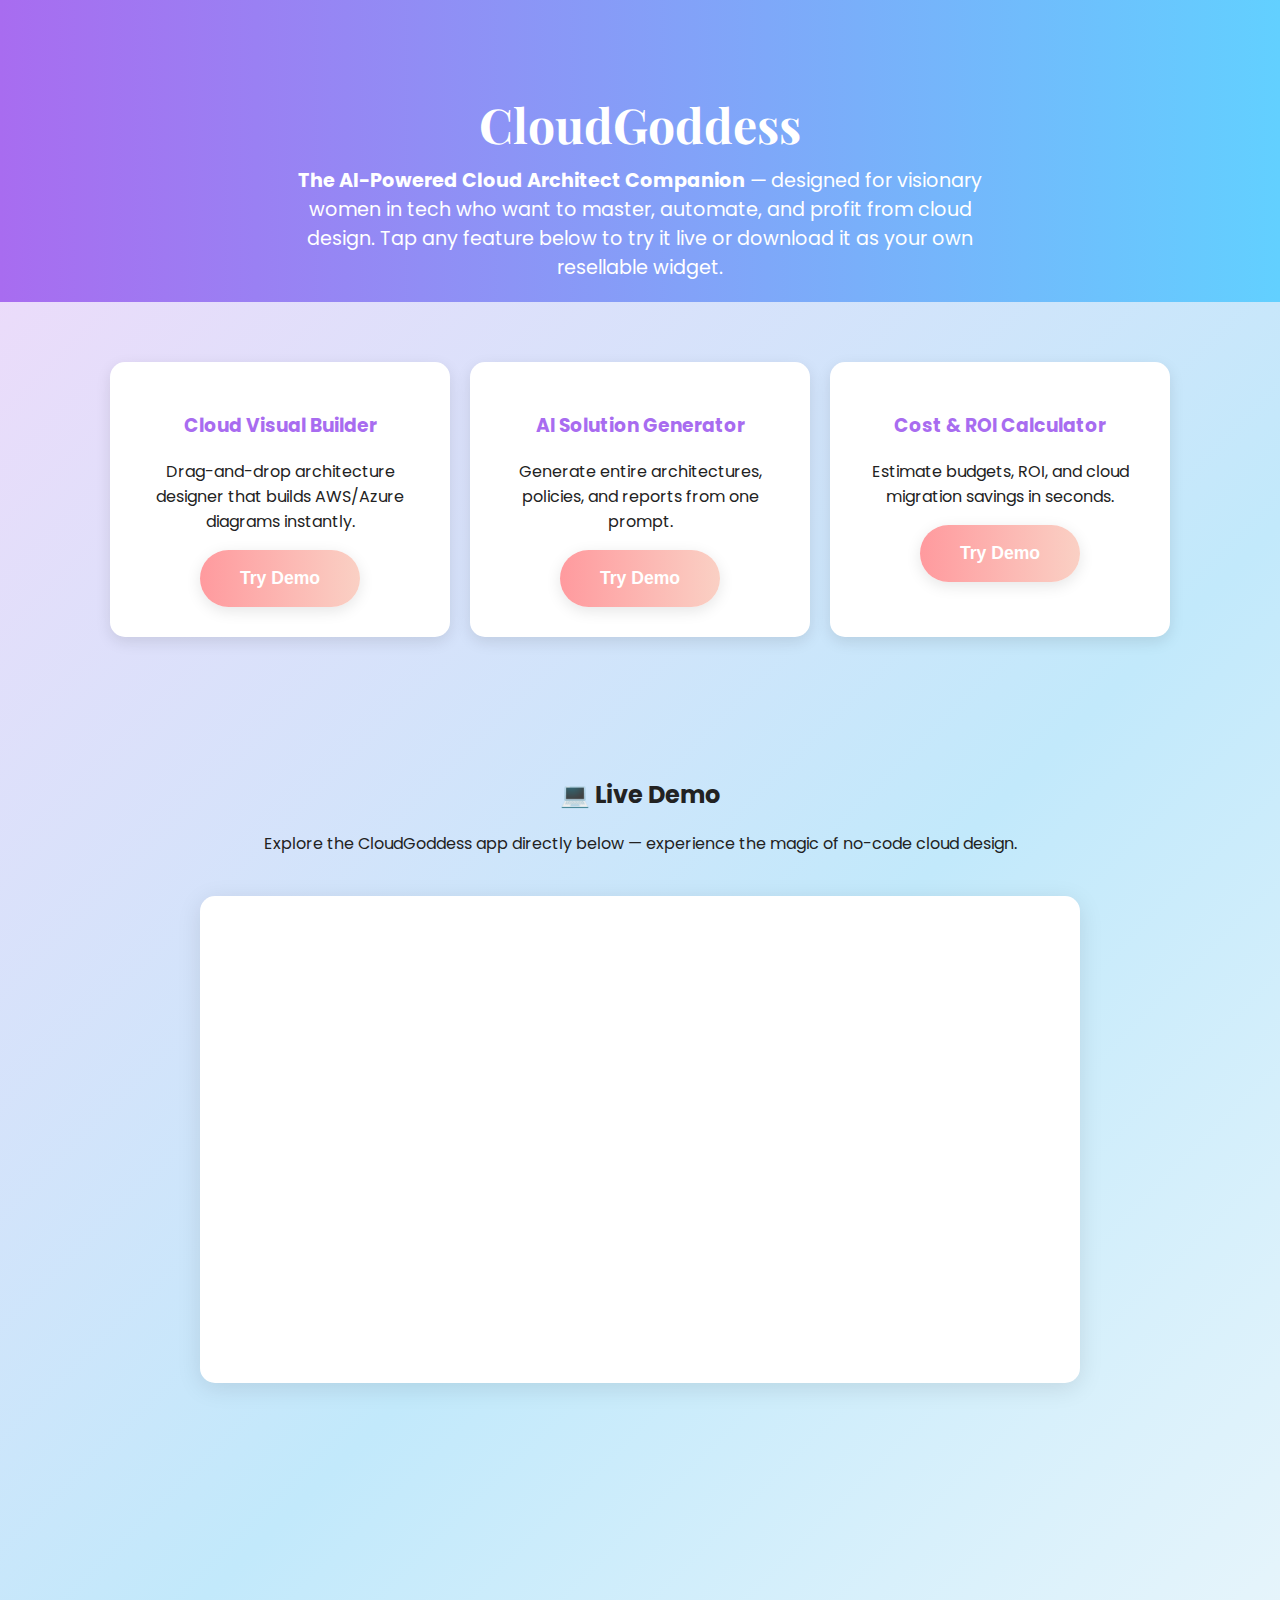
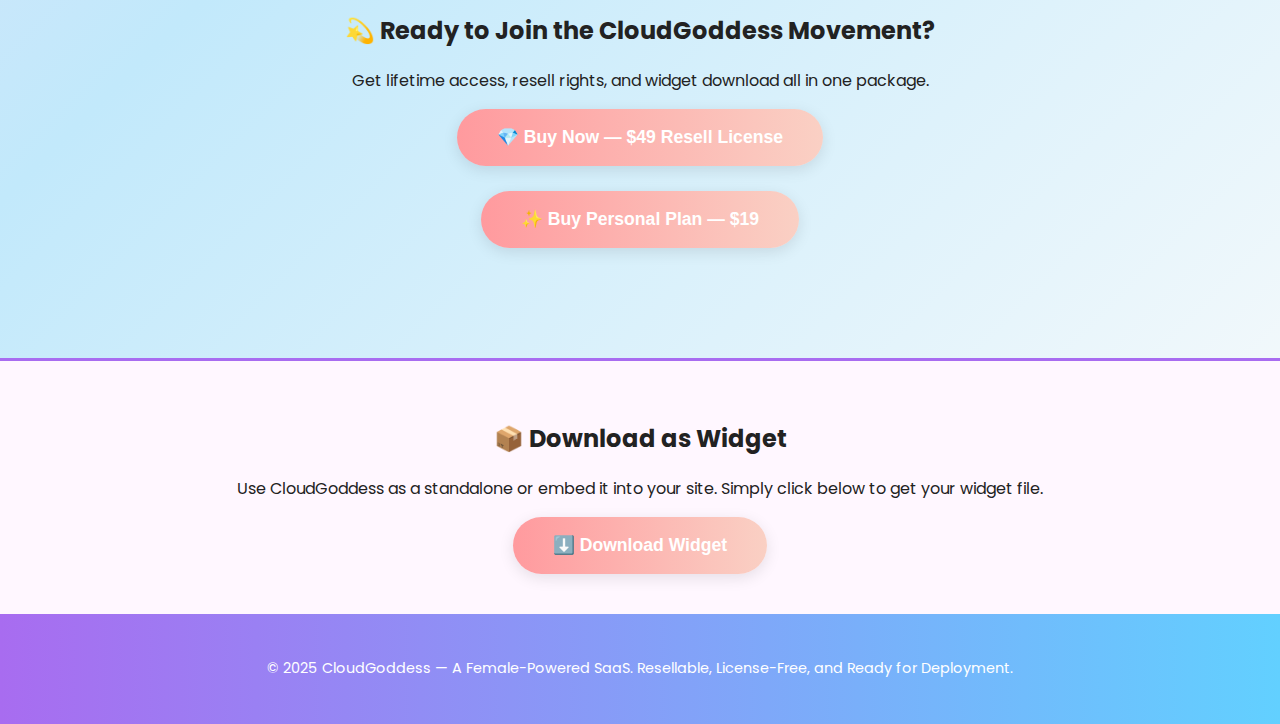
<file: Index.html>
<!DOCTYPE html>
<html lang="en">
<head>
<meta charset="UTF-8">
<meta name="viewport" content="width=device-width, initial-scale=1.0">
<title>CloudGoddess — AI Cloud Architect Companion</title>

<!-- Google Fonts -->
<link href="https://fonts.googleapis.com/css2?family=Poppins:wght@400;600;700&family=Playfair+Display:wght@700&display=swap" rel="stylesheet">

<style>
body {
  margin: 0;
  font-family: 'Poppins', sans-serif;
  background: linear-gradient(135deg, #f3d9fa, #c2e9fb, #fdfcfb);
  color: #222;
  text-align: center;
}

header {
  padding: 60px 20px 20px;
  background: linear-gradient(90deg, #a86cf0, #62d0ff);
  color: white;
}

header h1 {
  font-family: 'Playfair Display', serif;
  font-size: 3em;
  margin-bottom: 10px;
}

header p {
  font-size: 1.2em;
  max-width: 700px;
  margin: 0 auto;
}

section {
  padding: 60px 20px;
}

.features {
  display: flex;
  flex-wrap: wrap;
  justify-content: center;
  gap: 20px;
}

.feature-card {
  background: white;
  border-radius: 15px;
  box-shadow: 0 5px 15px rgba(0,0,0,0.1);
  width: 300px;
  padding: 30px 20px;
  transition: 0.3s;
}

.feature-card:hover {
  transform: translateY(-8px);
}

.feature-card h3 {
  color: #a86cf0;
  font-weight: 700;
}

.cta {
  margin: 50px 0;
}

button.buy-btn {
  background: linear-gradient(90deg, #ff9a9e, #fad0c4);
  border: none;
  padding: 18px 40px;
  border-radius: 50px;
  color: #fff;
  font-size: 1.1em;
  font-weight: 600;
  box-shadow: 0 4px 15px rgba(0,0,0,0.1);
  cursor: pointer;
  transition: 0.3s;
}

button.buy-btn:hover {
  transform: scale(1.05);
}

.demo-box {
  background: white;
  border-radius: 15px;
  padding: 40px;
  margin: 40px auto;
  max-width: 800px;
  box-shadow: 0 5px 25px rgba(0,0,0,0.1);
}

.demo-box iframe {
  width: 100%;
  height: 400px;
  border: none;
  border-radius: 10px;
}

footer {
  background: linear-gradient(90deg, #a86cf0, #62d0ff);
  color: white;
  padding: 30px 20px;
  font-size: 0.9em;
}

.download {
  background: #fff7ff;
  padding: 40px 20px;
  border-top: 3px solid #a86cf0;
}
</style>
</head>
<body>

<header>
  <h1>CloudGoddess</h1>
  <p><b>The AI-Powered Cloud Architect Companion</b> — designed for visionary women in tech who want to master, automate, and profit from cloud design.  
  Tap any feature below to try it live or download it as your own resellable widget.</p>
</header>

<section>
  <div class="features">
    <div class="feature-card">
      <h3>Cloud Visual Builder</h3>
      <p>Drag-and-drop architecture designer that builds AWS/Azure diagrams instantly.</p>
      <a href="#demo"><button class="buy-btn">Try Demo</button></a>
    </div>
    <div class="feature-card">
      <h3>AI Solution Generator</h3>
      <p>Generate entire architectures, policies, and reports from one prompt.</p>
      <a href="#demo"><button class="buy-btn">Try Demo</button></a>
    </div>
    <div class="feature-card">
      <h3>Cost & ROI Calculator</h3>
      <p>Estimate budgets, ROI, and cloud migration savings in seconds.</p>
      <a href="#demo"><button class="buy-btn">Try Demo</button></a>
    </div>
  </div>
</section>

<section id="demo">
  <h2>💻 Live Demo</h2>
  <p>Explore the CloudGoddess app directly below — experience the magic of no-code cloud design.</p>
  <div class="demo-box">
    <iframe src="https://example.com/demo"></iframe>
  </div>
</section>

<section class="cta">
  <h2>💫 Ready to Join the CloudGoddess Movement?</h2>
  <p>Get lifetime access, resell rights, and widget download all in one package.</p>
  
  <a href="https://warriorplus.com/buy/CloudGoddessLicense"><button class="buy-btn">💎 Buy Now — $49 Resell License</button></a>
  <br><br>
  <a href="https://warriorplus.com/buy/CloudGoddessPersonal"><button class="buy-btn">✨ Buy Personal Plan — $19</button></a>
</section>

<section class="download">
  <h2>📦 Download as Widget</h2>
  <p>Use CloudGoddess as a standalone or embed it into your site.  
  Simply click below to get your widget file.</p>
  <a href="https://example.com/CloudGoddessWidget.zip"><button class="buy-btn">⬇️ Download Widget</button></a>
</section>

<footer>
  <p>© 2025 CloudGoddess — A Female-Powered SaaS. Resellable, License-Free, and Ready for Deployment.</p>
</footer>

</body>
</html>
</file>
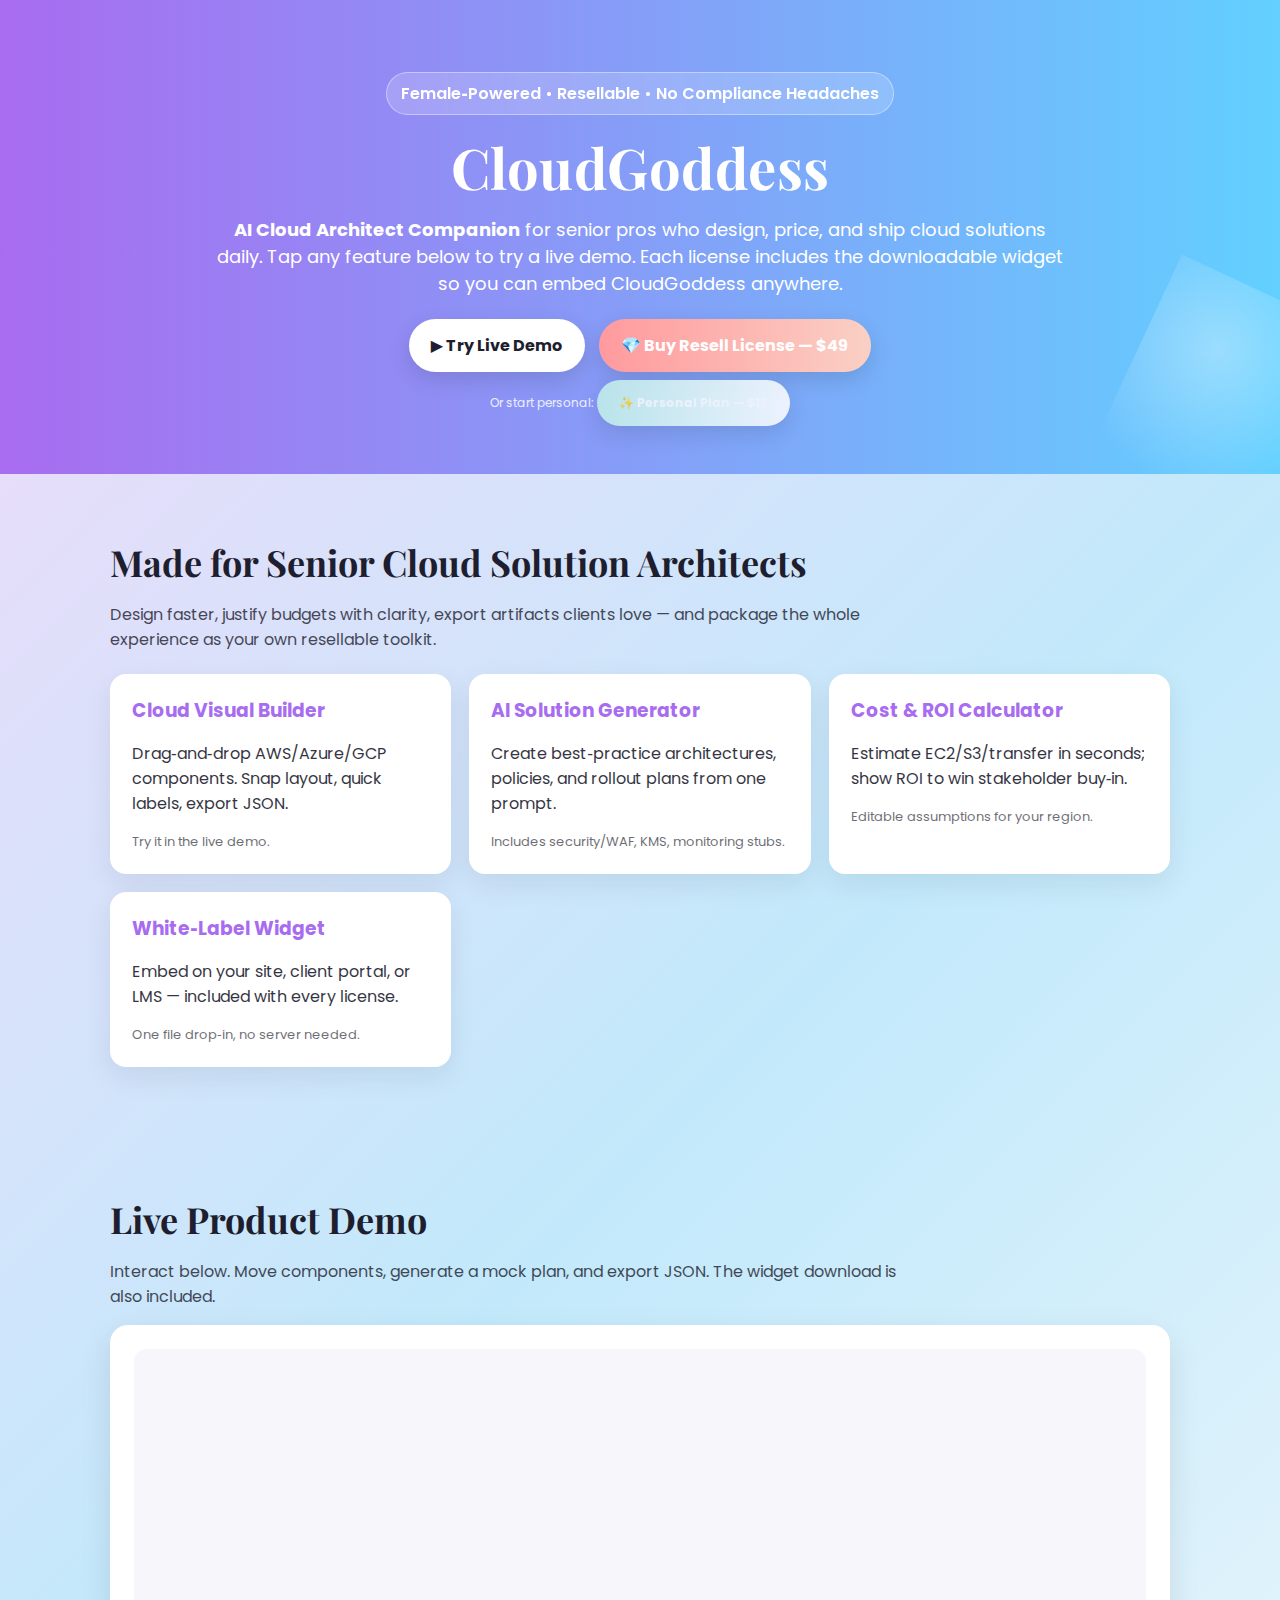
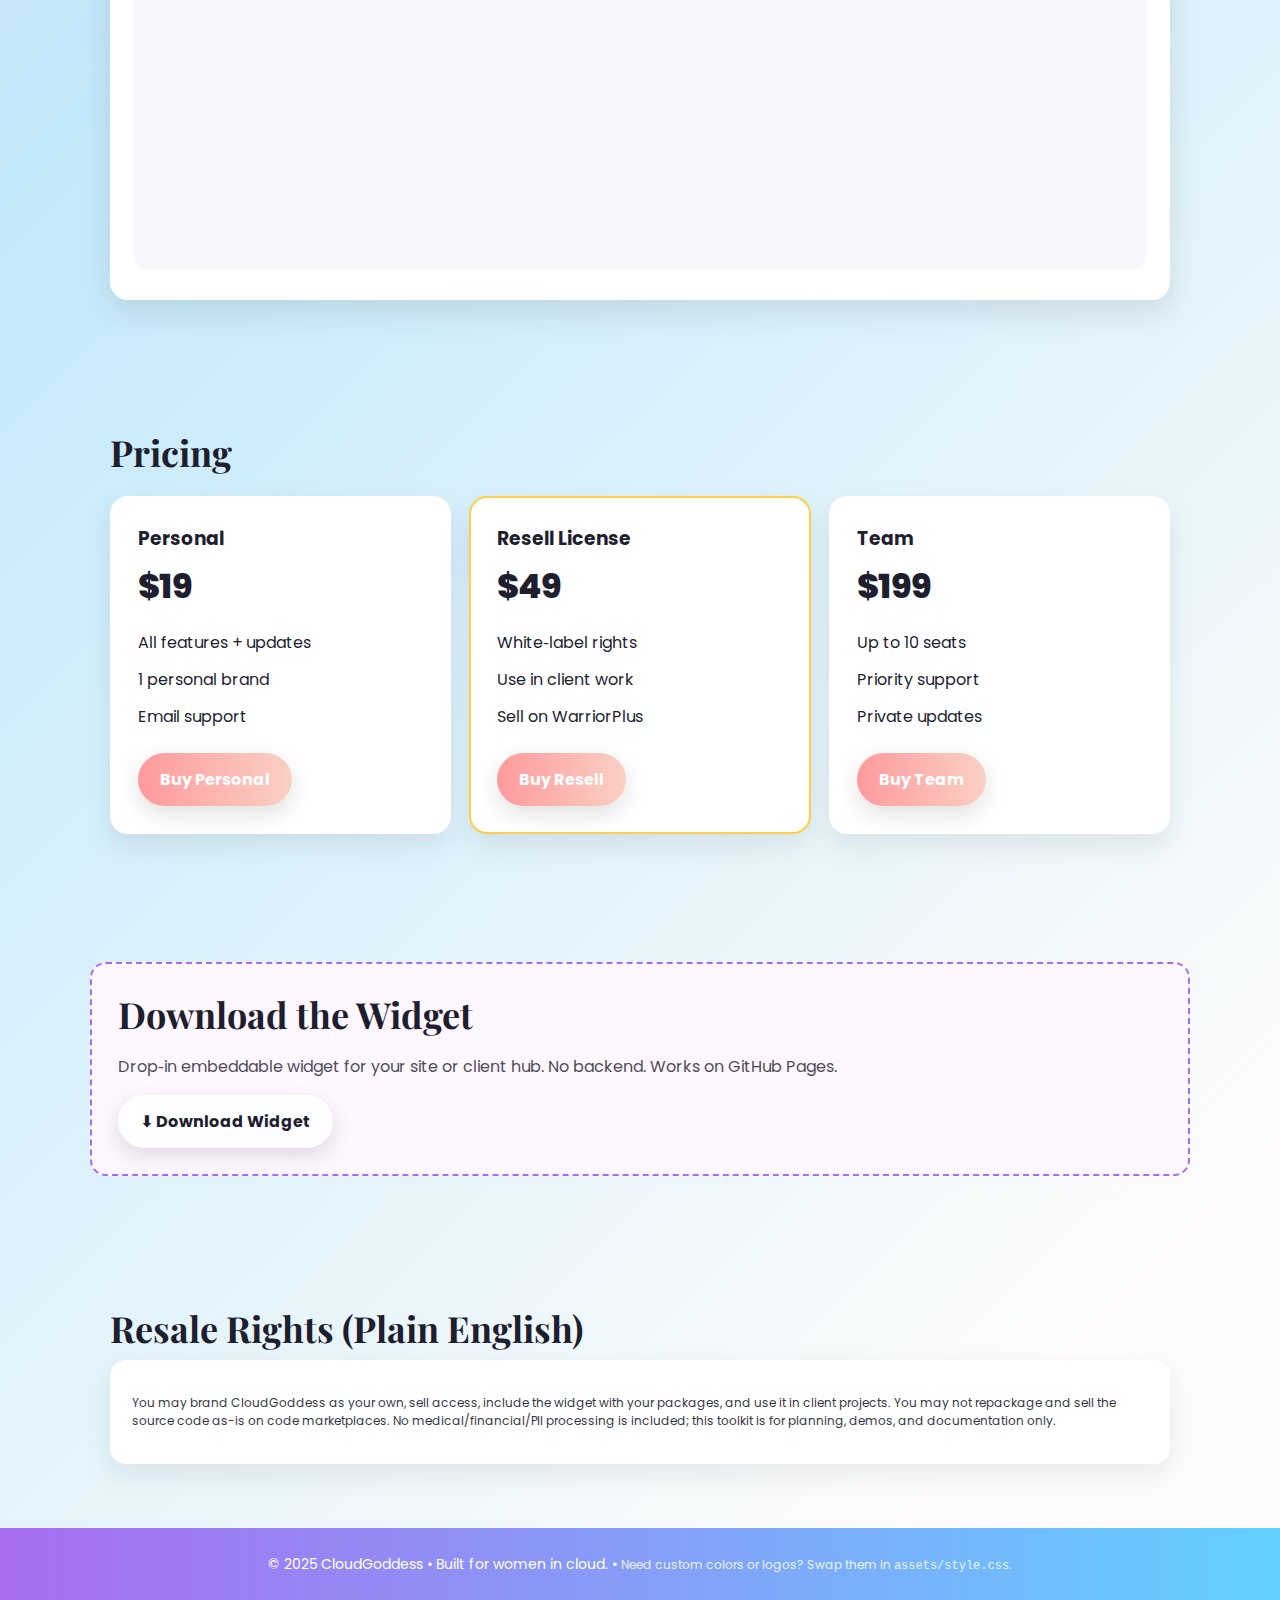
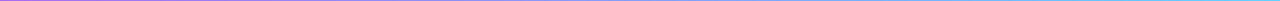
<file: index.html>
<!DOCTYPE html>
<html lang="en">
<head>
  <meta charset="UTF-8" />
  <meta name="viewport" content="width=device-width, initial-scale=1.0"/>
  <title>CloudGoddess — AI Cloud Architect Companion</title>
  <meta name="description" content="A vibrant, female-forward SaaS for Senior Cloud Solution Architects. Visual builder, AI solution generator, cost & ROI calculator, and embeddable widget.">
  <link href="https://fonts.googleapis.com/css2?family=Poppins:wght@400;600;700&family=Playfair+Display:wght@700&display=swap" rel="stylesheet">
  <link rel="stylesheet" href="assets/style.css"/>
  <script defer src="assets/app.js"></script>
</head>
<body>

<header class="hero">
  <div class="ribbon" aria-hidden="true"></div>
  <div class="container">
    <span class="badge">Female‑Powered • Resellable • No Compliance Headaches</span>
    <h1>CloudGoddess</h1>
    <p class="lead"><b>AI Cloud Architect Companion</b> for senior pros who design, price, and ship cloud solutions daily. Tap any feature below to try a live demo. Each license includes the downloadable widget so you can embed CloudGoddess anywhere.</p>
    <div class="cta-row">
      <a class="btn btn-secondary" data-scroll="#live-demo">▶ Try Live Demo</a>
      <a class="btn btn-primary" href="https://warriorplus.com/buy/CloudGoddessResell" target="_blank" rel="noopener">💎 Buy Resell License — $49</a>
    </div>
    <div class="small" style="margin-top:8px">Or start personal: <a class="btn btn-ghost" href="https://warriorplus.com/buy/CloudGoddessPersonal" target="_blank" rel="noopener">✨ Personal Plan — $19</a></div>
  </div>
</header>

<section class="section">
  <div class="container">
    <h2>Made for Senior Cloud Solution Architects</h2>
    <p class="lead">Design faster, justify budgets with clarity, export artifacts clients love — and package the whole experience as your own resellable toolkit.</p>
    <div class="grid">
      <div class="card">
        <h3>Cloud Visual Builder</h3>
        <p>Drag‑and‑drop AWS/Azure/GCP components. Snap layout, quick labels, export JSON.</p>
        <div class="mini">Try it in the live demo.</div>
      </div>
      <div class="card">
        <h3>AI Solution Generator</h3>
        <p>Create best‑practice architectures, policies, and rollout plans from one prompt.</p>
        <div class="mini">Includes security/WAF, KMS, monitoring stubs.</div>
      </div>
      <div class="card">
        <h3>Cost & ROI Calculator</h3>
        <p>Estimate EC2/S3/transfer in seconds; show ROI to win stakeholder buy‑in.</p>
        <div class="mini">Editable assumptions for your region.</div>
      </div>
      <div class="card">
        <h3>White‑Label Widget</h3>
        <p>Embed on your site, client portal, or LMS — included with every license.</p>
        <div class="mini">One file drop‑in, no server needed.</div>
      </div>
    </div>
  </div>
</section>

<section id="live-demo" class="section">
  <div class="container">
    <h2>Live Product Demo</h2>
    <p class="lead">Interact below. Move components, generate a mock plan, and export JSON. The widget download is also included.</p>
    <div class="demo-wrap">
      <iframe class="demo-iframe" src="demo/index.html" title="CloudGoddess Live Demo"></iframe>
    </div>
  </div>
</section>

<section class="section">
  <div class="container">
    <h2>Pricing</h2>
    <div class="pricing">
      <div class="price">
        <h3>Personal</h3>
        <div class="tag">$19</div>
        <ul>
          <li>All features + updates</li>
          <li>1 personal brand</li>
          <li>Email support</li>
        </ul>
        <a class="btn btn-primary" href="https://warriorplus.com/buy/CloudGoddessPersonal" target="_blank" rel="noopener">Buy Personal</a>
      </div>
      <div class="price best">
        <h3>Resell License</h3>
        <div class="tag">$49</div>
        <ul>
          <li>White‑label rights</li>
          <li>Use in client work</li>
          <li>Sell on WarriorPlus</li>
        </ul>
        <a class="btn btn-primary" href="https://warriorplus.com/buy/CloudGoddessResell" target="_blank" rel="noopener">Buy Resell</a>
      </div>
      <div class="price">
        <h3>Team</h3>
        <div class="tag">$199</div>
        <ul>
          <li>Up to 10 seats</li>
          <li>Priority support</li>
          <li>Private updates</li>
        </ul>
        <a class="btn btn-primary" href="https://warriorplus.com/buy/CloudGoddessTeam" target="_blank" rel="noopener">Buy Team</a>
      </div>
    </div>
  </div>
</section>

<section class="section">
  <div class="container widget">
    <h2>Download the Widget</h2>
    <p class="lead">Drop‑in embeddable widget for your site or client hub. No backend. Works on GitHub Pages.</p>
    <a class="btn btn-secondary" href="widget/CloudGoddess-Widget.zip" download>⬇ Download Widget</a>
  </div>
</section>

<section class="section">
  <div class="container">
    <h2>Resale Rights (Plain English)</h2>
    <div class="card">
      <p class="small">
        You may brand CloudGoddess as your own, sell access, include the widget with your packages, and use it in client projects. You may not repackage and sell the source code as-is on code marketplaces. No medical/financial/PII processing is included; this toolkit is for planning, demos, and documentation only.
      </p>
    </div>
  </div>
</section>

<footer>
  <div class="container">
    © 2025 CloudGoddess • Built for women in cloud. • <span class="small">Need custom colors or logos? Swap them in <code>assets/style.css</code>.</span>
  </div>
</footer>

</body>
</html>
</file>
<file: assets/style.css>
:root{
  --pink:#ff9a9e;
  --peach:#fad0c4;
  --violet:#a86cf0;
  --sky:#62d0ff;
  --ink:#1e1e2f;
  --mint:#c2f0e9;
  --gold:#ffcf4a;
}

*{box-sizing:border-box}
html,body{margin:0;padding:0}
body{
  font-family:'Poppins',system-ui,-apple-system,Segoe UI,Roboto,Ubuntu,Cantarell,'Helvetica Neue',Arial,'Noto Sans',sans-serif;
  background: linear-gradient(135deg, #f3d9fa, #c2e9fb 40%, #fdfcfb 90%);
  color:var(--ink);
}
a{color:inherit;text-decoration:none}
.container{max-width:1100px;margin:0 auto;padding:0 20px}

header.hero{
  background: linear-gradient(90deg,var(--violet),var(--sky));
  color:#fff;
  text-align:center;
  padding:72px 20px 48px;
  position:relative;
  overflow:hidden;
}
.hero h1{
  font-family:'Playfair Display', Georgia, 'Times New Roman', serif;
  font-weight:700;
  font-size:56px;
  margin:0 0 12px;
  letter-spacing:.5px;
}
.hero p{font-size:18px; max-width:860px;margin:0 auto 18px}
.badge{
  display:inline-block;
  background:rgba(255,255,255,.18);
  padding:8px 14px;border-radius:999px;
  border:1px solid rgba(255,255,255,.4);
  backdrop-filter: blur(6px);
  font-weight:600;
  margin-bottom:14px;
}
.hero .cta-row{
  margin-top:22px; display:flex; gap:14px; justify-content:center; flex-wrap:wrap;
}
.btn{
  display:inline-flex; align-items:center; justify-content:center; gap:10px;
  padding:14px 22px; border-radius:999px; font-weight:700; border:none; cursor:pointer;
  box-shadow:0 8px 22px rgba(0,0,0,.12); transition:.25s transform;
}
.btn:hover{transform:translateY(-2px)}
.btn-primary{background: linear-gradient(90deg,var(--pink),var(--peach)); color:#fff}
.btn-secondary{background:#fff; color:var(--ink)}
.btn-ghost{background: linear-gradient(90deg,var(--mint),#fff);}

.ribbon{
  position:absolute; inset:auto -80px  -60px auto; width:240px; height:240px; 
  background: radial-gradient(circle at 30% 30%, rgba(255,255,255,.35), transparent 60%);
  transform: rotate(25deg);
}

.section{padding:64px 0}
.section h2{
  font-family:'Playfair Display',serif; font-size:36px; margin:0 0 8px;
}
.section p.lead{opacity:.8; max-width:820px}
.grid{
  display:grid; gap:18px; grid-template-columns: repeat(auto-fit,minmax(260px,1fr));
  margin-top:22px;
}
.card{
  background:#fff; border-radius:16px; padding:22px; box-shadow:0 10px 28px rgba(20,20,33,.08);
  transition:.25s transform;
}
.card:hover{transform:translateY(-6px)}
.card h3{margin:0 0 8px; color:var(--violet)}
.card p{opacity:.9}
.card .mini{font-size:13px; opacity:.65}

.demo-wrap{
  background:#fff; border-radius:18px; padding:24px; box-shadow:0 12px 32px rgba(0,0,0,.1);
}
.demo-iframe{width:100%; height:520px; border:0; border-radius:12px; background:#f7f7fb}

.pricing{
  display:grid; gap:18px; grid-template-columns: repeat(auto-fit,minmax(260px,1fr)); margin-top:20px;
}
.price{
  background:#fff; border-radius:18px; padding:26px; box-shadow:0 12px 28px rgba(0,0,0,.08);
  border:2px solid transparent;
}
.price.best{border-color:var(--gold)}
.price h3{margin:0 0 8px}
.price .tag{font-weight:800; font-size:34px}
.price ul{list-style:none; padding:0; margin:12px 0 18px}
.price li{padding:6px 0}

.widget{
  background:#fff7ff; border:2px dashed var(--violet); padding:26px; border-radius:16px;
}

footer{
  background: linear-gradient(90deg,var(--violet),var(--sky));
  color:#fff; text-align:center; padding:26px 16px; font-size:14px;
}
.small{font-size:12px; opacity:.85}
</file>
